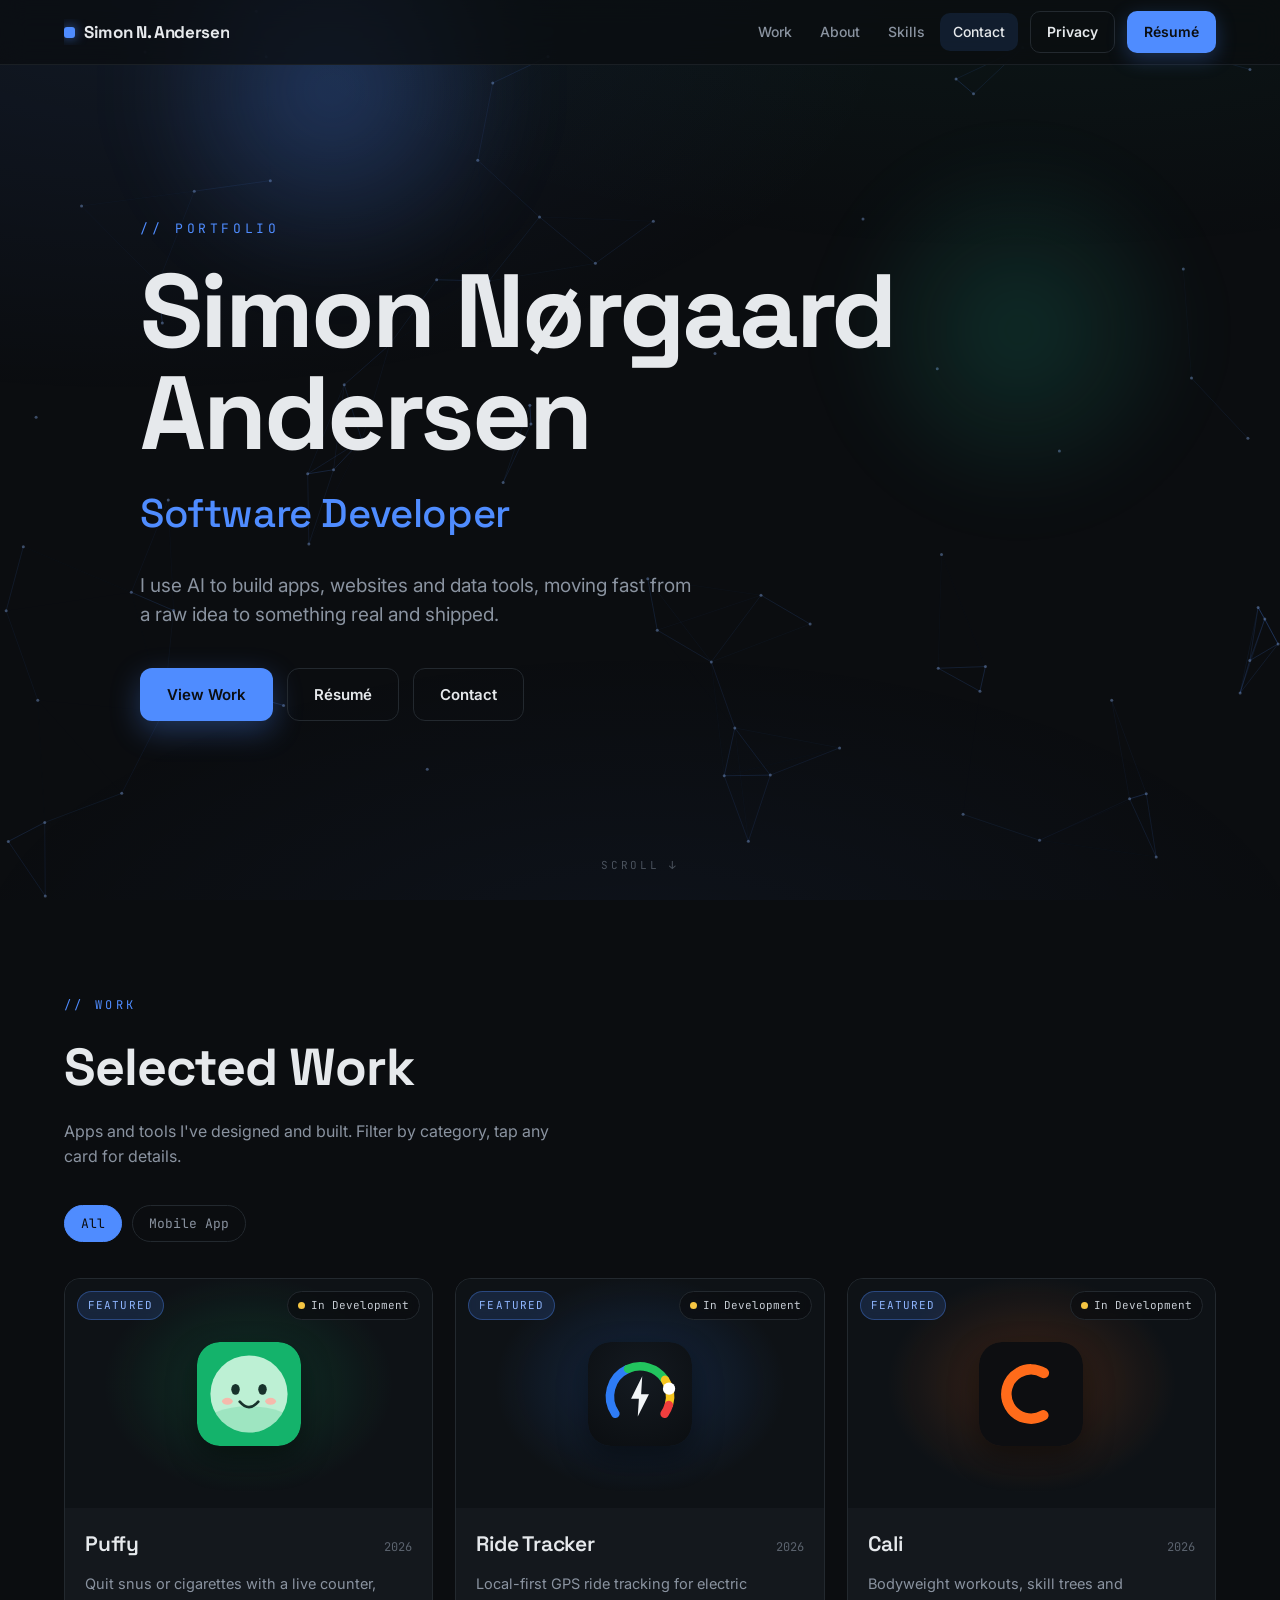
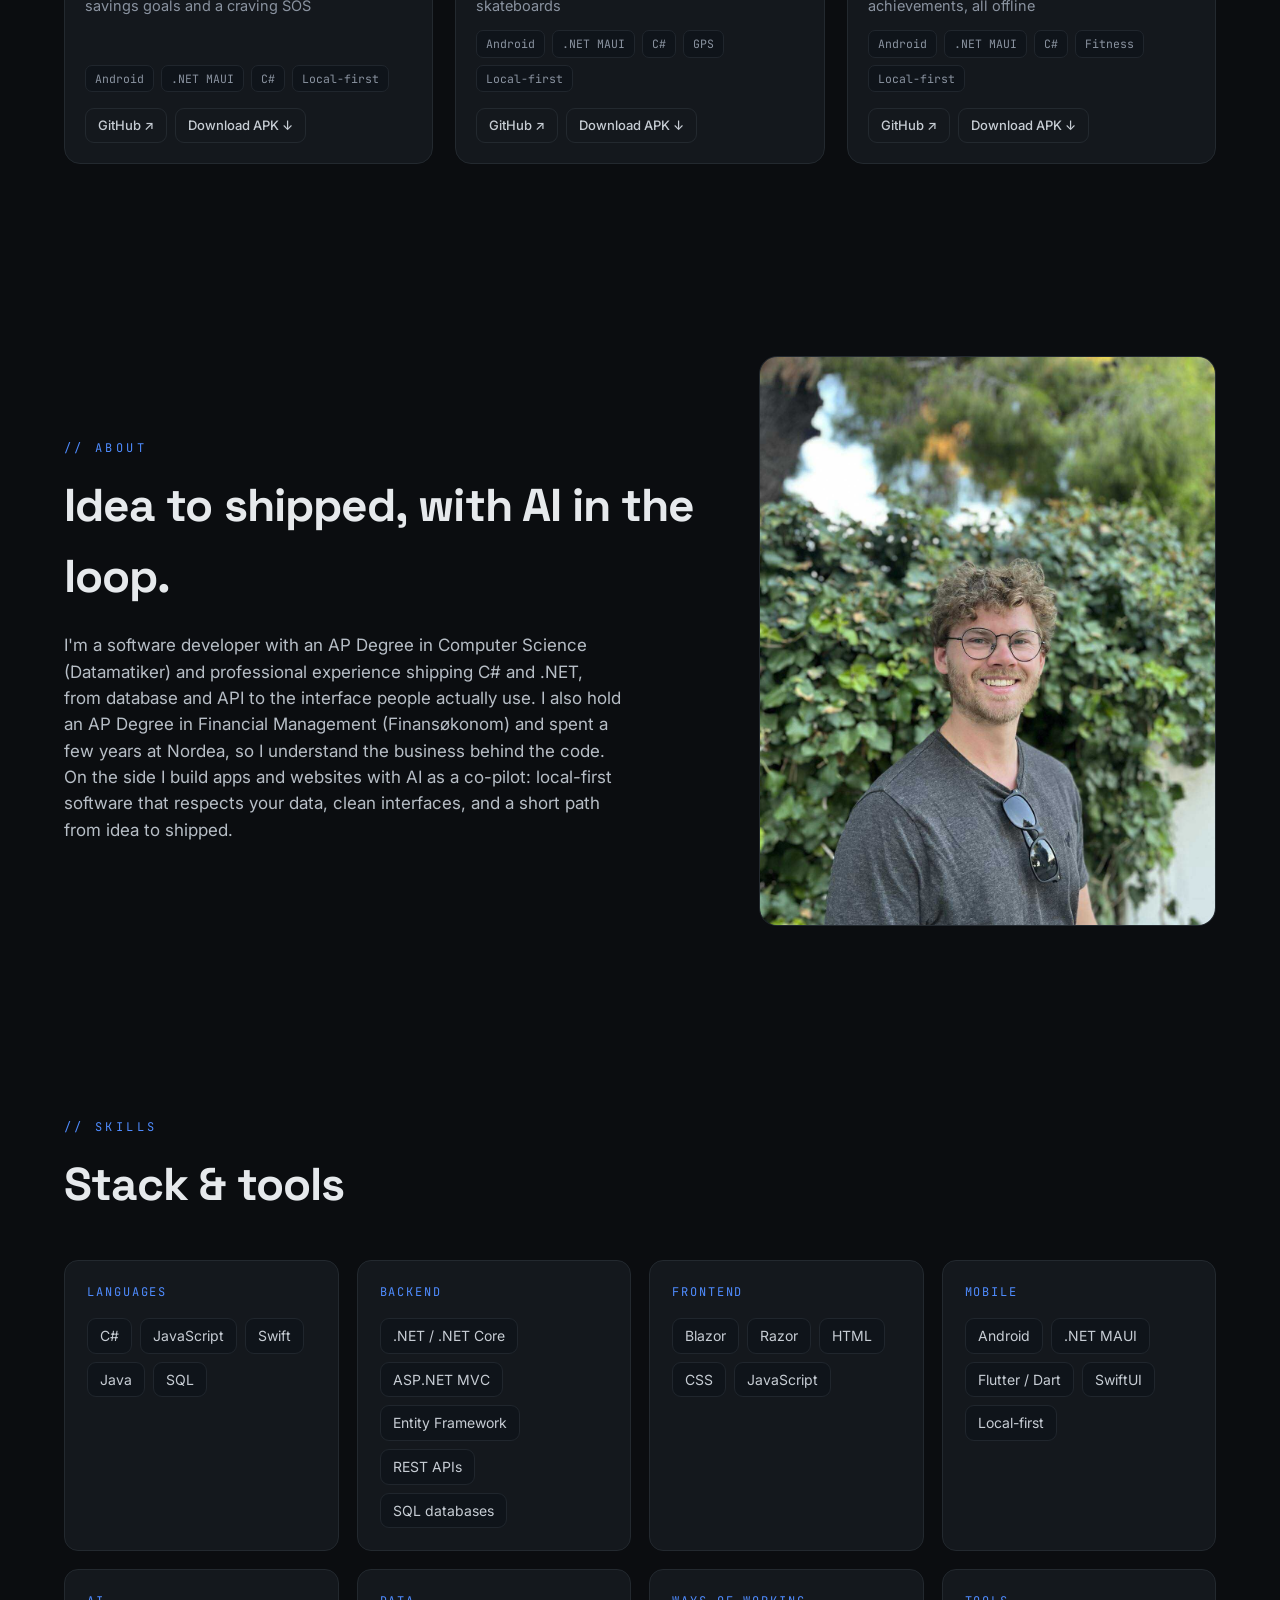
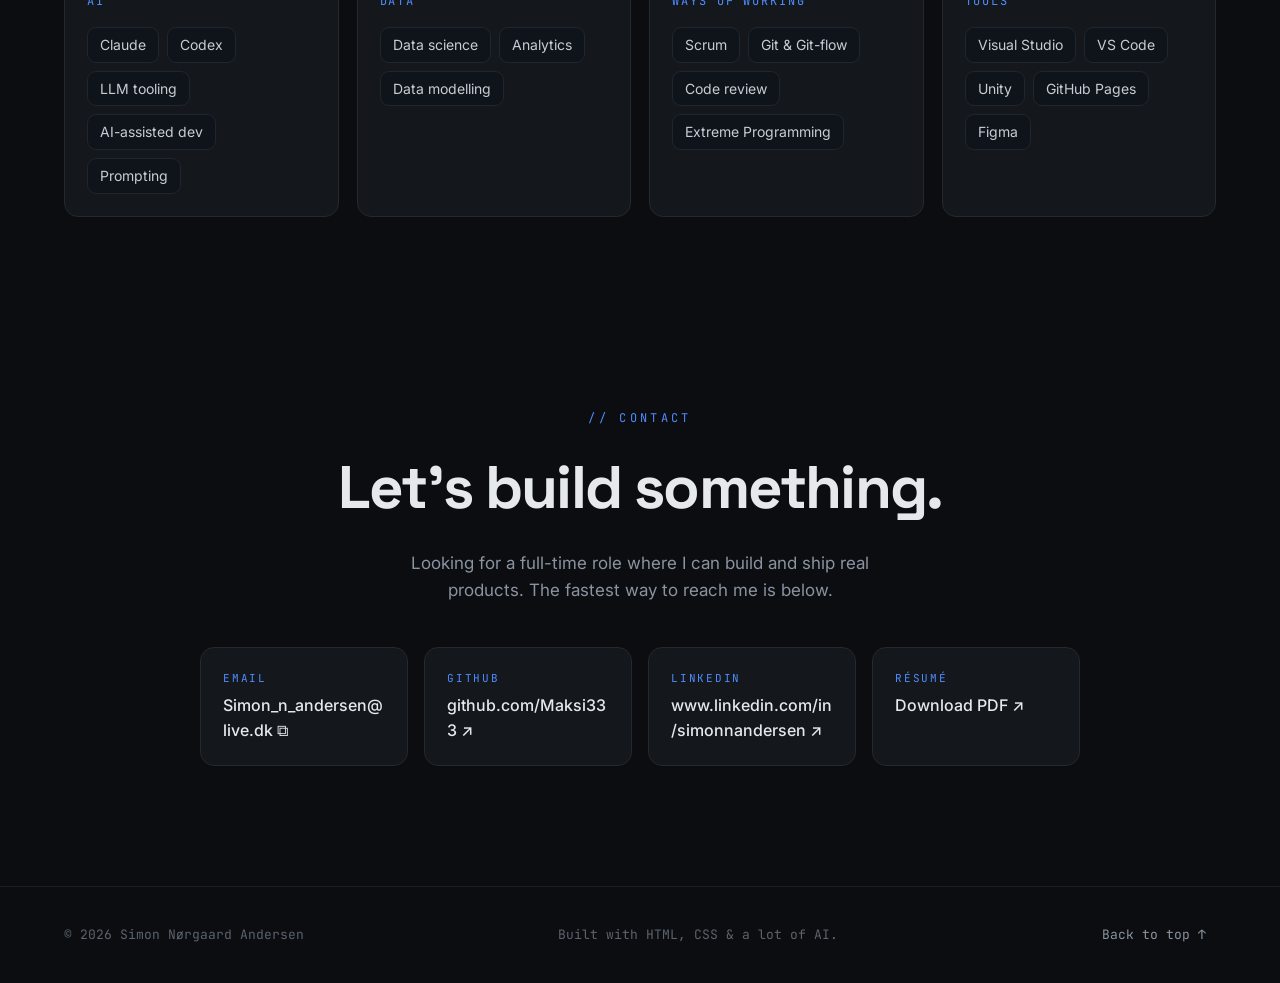
<file: index.html>
<!DOCTYPE html>
<html lang="en">
<head>
  <meta charset="utf-8">
  <meta name="viewport" content="width=device-width, initial-scale=1">
  <title>Simon Nørgaard Andersen — Software Developer</title>
  <meta name="description" content="Simon Nørgaard Andersen — software developer and data scientist building AI-powered apps, websites and data tools.">
  <meta name="theme-color" content="#0B0D10">
  <meta property="og:title" content="Simon Nørgaard Andersen — Software Developer">
  <meta property="og:description" content="Software developer & data scientist building AI-powered apps, websites and data tools.">
  <meta property="og:type" content="website">
  <meta property="og:image" content="assets/og-image.png">
  <meta name="twitter:card" content="summary_large_image">
  <link rel="icon" type="image/svg+xml" href="assets/favicon.svg">
  <link rel="preconnect" href="https://fonts.googleapis.com">
  <link rel="preconnect" href="https://fonts.gstatic.com" crossorigin>
  <link href="https://fonts.googleapis.com/css2?family=Space+Grotesk:wght@400;500;600;700&family=Inter:wght@400;500;600&family=JetBrains+Mono:wght@400;500&display=swap" rel="stylesheet">
  <link rel="stylesheet" href="styles.css">
  <script defer src="scripts/projects.js"></script>
  <script defer src="scripts/app.js"></script>
</head>
<body>

<!-- Fixed background layers (behind all content) -->
<div class="bg-ambient" aria-hidden="true"></div>
<canvas class="bg-constellation" data-constellation aria-hidden="true"></canvas>

<!-- Header / nav -->
<header class="site-header">
  <nav class="nav wrap">
    <a class="brand" href="#top"><span class="brand-dot"></span>Simon N. Andersen</a>
    <div class="nav-right">
      <div class="nav-links">
        <a class="nav-link" data-nav="work" href="#work">Work</a>
        <a class="nav-link" data-nav="about" href="#about">About</a>
        <a class="nav-link" data-nav="skills" href="#skills">Skills</a>
        <a class="nav-link" data-nav="contact" href="#contact">Contact</a>
      </div>
      <a class="btn btn--outline btn--header" href="privacy/">Privacy</a>
      <a class="btn btn--accent btn--header" data-resume href="#" target="_blank" rel="noopener">Résumé</a>
    </div>
  </nav>
</header>

<main id="top">

  <!-- Hero -->
  <section class="hero">
    <div class="hero-blobs" aria-hidden="true">
      <div class="blob blob--a"></div>
      <div class="blob blob--b"></div>
    </div>
    <div class="hero-inner">
      <div class="eyebrow">// Portfolio</div>
      <h1 class="hero-title" id="hero-name"></h1>
      <div class="hero-role"><span class="hero-role-text" id="hero-role"></span></div>
      <p class="hero-sub">I use AI to build apps, websites and data tools, moving fast from a raw idea to something real and shipped.</p>
      <div class="hero-cta">
        <a class="btn btn--accent btn--hero" href="#work">View Work</a>
        <a class="btn btn--outline btn--hero" data-resume href="#" target="_blank" rel="noopener">Résumé</a>
        <a class="btn btn--outline btn--hero" href="#contact">Contact</a>
      </div>
    </div>
    <div class="scroll-hint" aria-hidden="true">Scroll &#8595;</div>
  </section>

  <!-- Work -->
  <section class="section work" id="work">
    <div class="section-head" data-reveal>
      <div class="eyebrow">// Work</div>
      <h2 class="h2">Selected Work</h2>
      <p class="work-sub">Apps and tools I've designed and built. Filter by category, tap any card for details.</p>
    </div>
    <div class="chips" id="chips" data-reveal></div>
    <div class="grid" id="grid"></div>
    <div class="empty" id="empty" hidden>No projects in this category yet.</div>
  </section>

  <!-- About -->
  <section class="section about" id="about">
    <div class="about-grid">
      <div data-reveal>
        <div class="eyebrow">// About</div>
        <h2 class="h2">Idea to shipped, with AI in the loop.</h2>
        <p class="about-text" id="about-text"></p>
      </div>
      <div class="profile" data-reveal>
        <img class="profile-img" src="assets/profile.jpg" alt="Simon Nørgaard Andersen" width="1170" height="1560" loading="lazy" decoding="async">
      </div>
    </div>
  </section>

  <!-- Skills -->
  <section class="section skills" id="skills">
    <div class="section-head" data-reveal>
      <div class="eyebrow">// Skills</div>
      <h2 class="h2">Stack &amp; tools</h2>
    </div>
    <div class="skills-grid" id="skills-grid"></div>
  </section>

  <!-- Contact -->
  <section class="section contact" id="contact">
    <div class="section-head section-head--center" data-reveal>
      <div class="eyebrow">// Contact</div>
      <h2 class="h2">Let's build something.</h2>
      <p class="contact-sub">Looking for a full-time role where I can build and ship real products. The fastest way to reach me is below.</p>
    </div>
    <div class="contact-grid" id="contact-grid" data-reveal></div>
  </section>

  <!-- Footer -->
  <footer class="site-footer">
    <div class="footer-inner">
      <div class="footer-text">&copy; <span id="footer-year"></span> <span id="footer-name"></span></div>
      <div class="footer-text">Built with HTML, CSS &amp; a lot of AI.</div>
      <a class="footer-link" href="#top">Back to top &#8593;</a>
    </div>
  </footer>

</main>

<!-- Back-to-top FAB -->
<button class="to-top" data-totop aria-label="Back to top">&#8593;</button>

<!-- Overlay root: modal + lightbox render here on demand -->
<div id="overlay-root"></div>

</body>
</html>
</file>
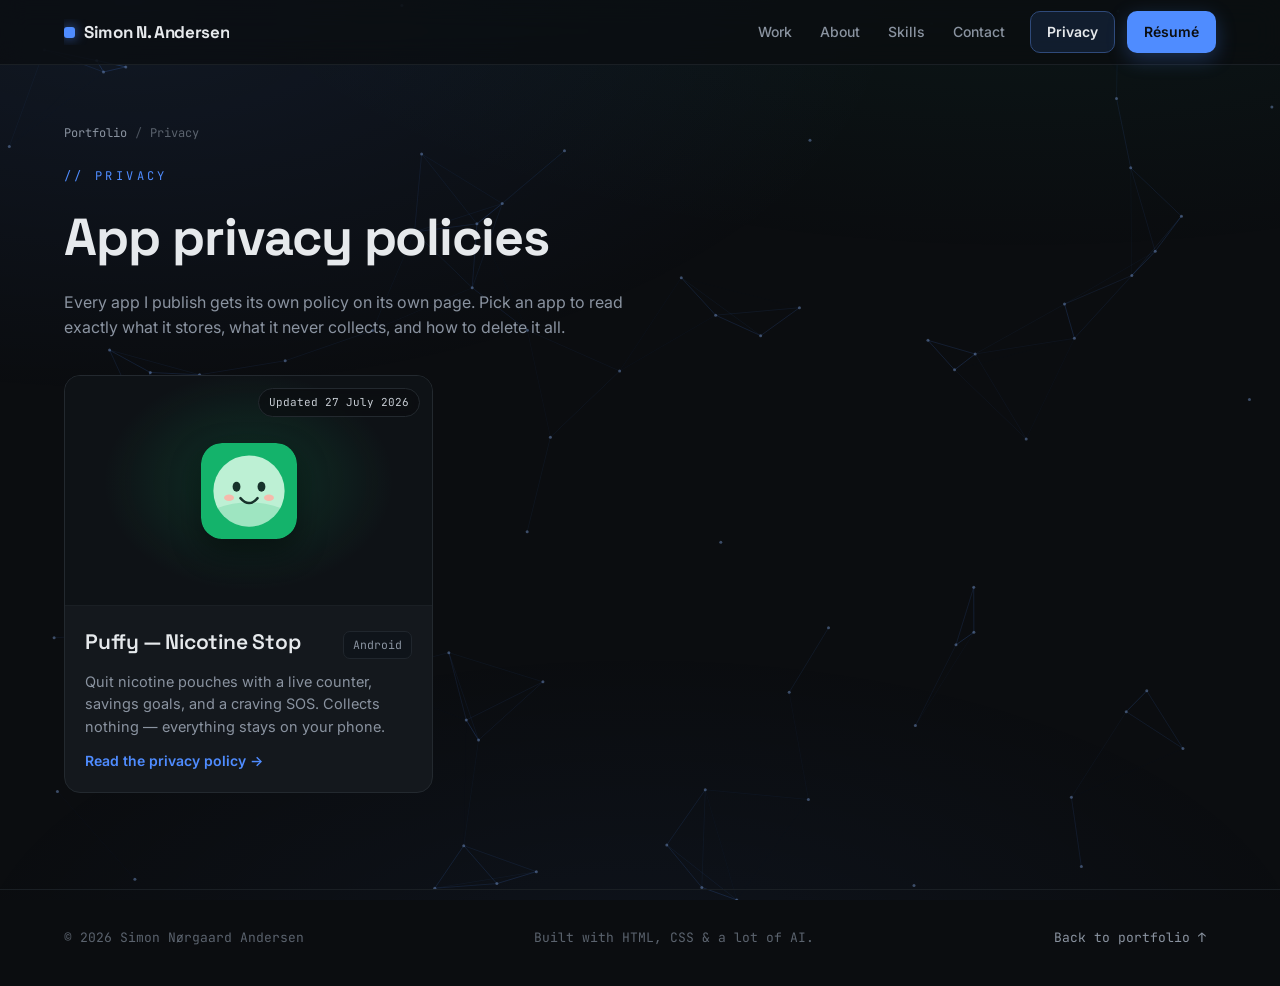
<file: privacy/index.html>
<!DOCTYPE html>
<html lang="en">
<head>
  <meta charset="utf-8">
  <meta name="viewport" content="width=device-width, initial-scale=1">
  <title>App Privacy Policies — Simon Nørgaard Andersen</title>
  <meta name="description" content="Privacy policies for the apps built by Simon Nørgaard Andersen. Pick an app to read its policy.">
  <meta name="theme-color" content="#0B0D10">
  <link rel="canonical" href="https://maksi333.github.io/privacy/">
  <meta property="og:title" content="App Privacy Policies — Simon Nørgaard Andersen">
  <meta property="og:description" content="Privacy policies for the apps built by Simon Nørgaard Andersen.">
  <meta property="og:type" content="website">
  <meta property="og:image" content="../assets/og-image.png">
  <meta name="twitter:card" content="summary_large_image">
  <link rel="icon" type="image/svg+xml" href="../assets/favicon.svg">
  <link rel="preconnect" href="https://fonts.googleapis.com">
  <link rel="preconnect" href="https://fonts.gstatic.com" crossorigin>
  <link href="https://fonts.googleapis.com/css2?family=Space+Grotesk:wght@400;500;600;700&family=Inter:wght@400;500;600&family=JetBrains+Mono:wght@400;500&display=swap" rel="stylesheet">
  <link rel="stylesheet" href="../styles.css">
  <script>window.SITE_ROOT = '../';</script>
  <script defer src="../scripts/projects.js"></script>
  <script defer src="../scripts/app.js"></script>
  <script defer src="../scripts/privacy.js"></script>
  <script defer src="../scripts/privacy-grid.js"></script>
</head>
<body>

<!-- Fixed background layers (behind all content) -->
<div class="bg-ambient" aria-hidden="true"></div>
<canvas class="bg-constellation" data-constellation aria-hidden="true"></canvas>

<!-- Header / nav -->
<header class="site-header">
  <nav class="nav wrap">
    <a class="brand" href="../index.html"><span class="brand-dot"></span>Simon N. Andersen</a>
    <div class="nav-right">
      <div class="nav-links">
        <a class="nav-link" href="../index.html#work">Work</a>
        <a class="nav-link" href="../index.html#about">About</a>
        <a class="nav-link" href="../index.html#skills">Skills</a>
        <a class="nav-link" href="../index.html#contact">Contact</a>
      </div>
      <a class="btn btn--outline btn--header" href="./" aria-current="page">Privacy</a>
      <a class="btn btn--accent btn--header" data-resume href="#" target="_blank" rel="noopener">Résumé</a>
    </div>
  </nav>
</header>

<main id="top">

  <section class="section subpage privacy">
    <nav class="crumbs" aria-label="Breadcrumb">
      <a href="../index.html">Portfolio</a>
      <span class="crumbs-sep" aria-hidden="true">/</span>
      <span>Privacy</span>
    </nav>

    <div class="section-head" data-reveal>
      <div class="eyebrow">// Privacy</div>
      <h2 class="h2">App privacy policies</h2>
      <p class="privacy-sub">Every app I publish gets its own policy on its own page. Pick an app to read exactly what it stores, what it never collects, and how to delete it all.</p>
    </div>

    <div class="grid" id="privacy-grid"></div>
    <div class="empty" id="privacy-empty" hidden>No published apps yet.</div>

    <noscript>
      <!-- Mirrors scripts/privacy.js. Add a line here when you add an app. -->
      <div class="privacy-fallback">
        <a href="puffy/">Puffy — Nicotine Stop · privacy policy →</a>
      </div>
    </noscript>
  </section>

  <!-- Footer -->
  <footer class="site-footer">
    <div class="footer-inner">
      <div class="footer-text">&copy; <span id="footer-year">2026</span> <span id="footer-name">Simon Nørgaard Andersen</span></div>
      <div class="footer-text">Built with HTML, CSS &amp; a lot of AI.</div>
      <a class="footer-link" href="../index.html">Back to portfolio &#8593;</a>
    </div>
  </footer>

</main>

<!-- Back-to-top FAB -->
<button class="to-top" data-totop aria-label="Back to top">&#8593;</button>

</body>
</html>
</file>
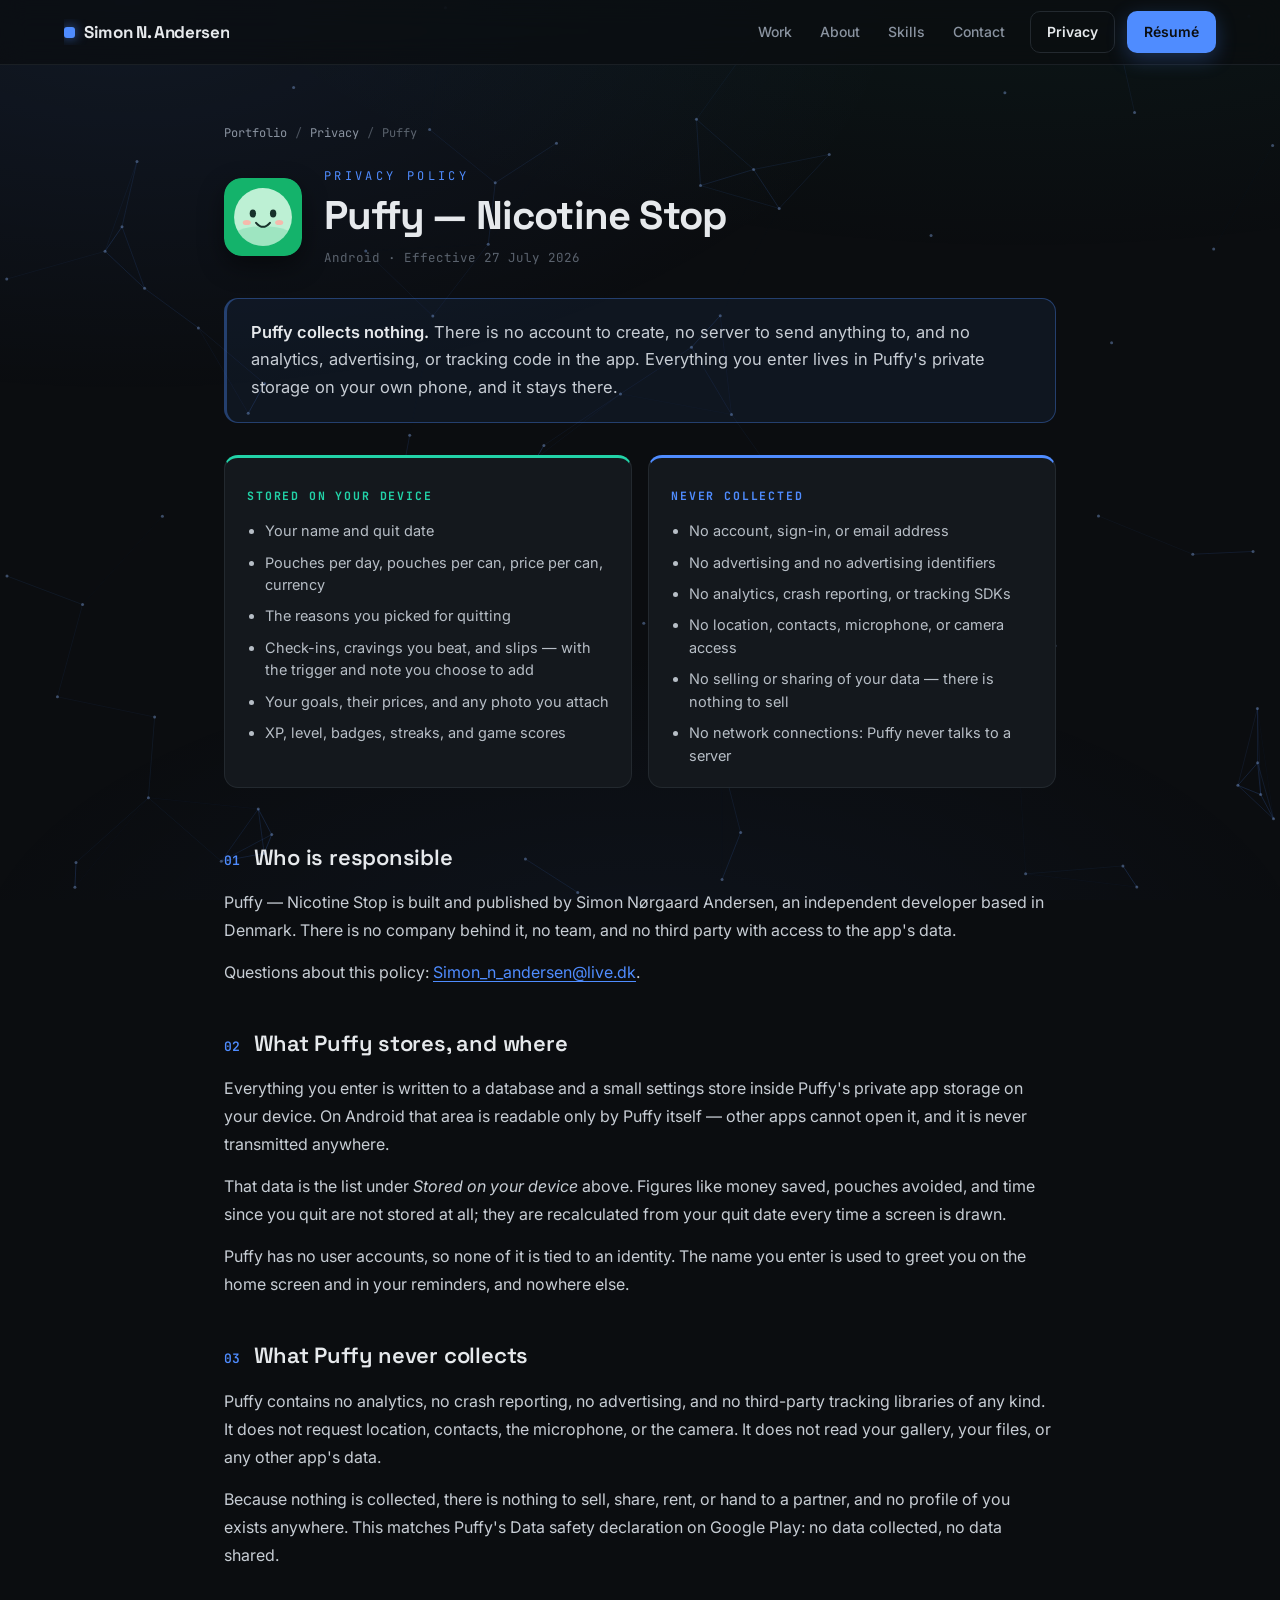
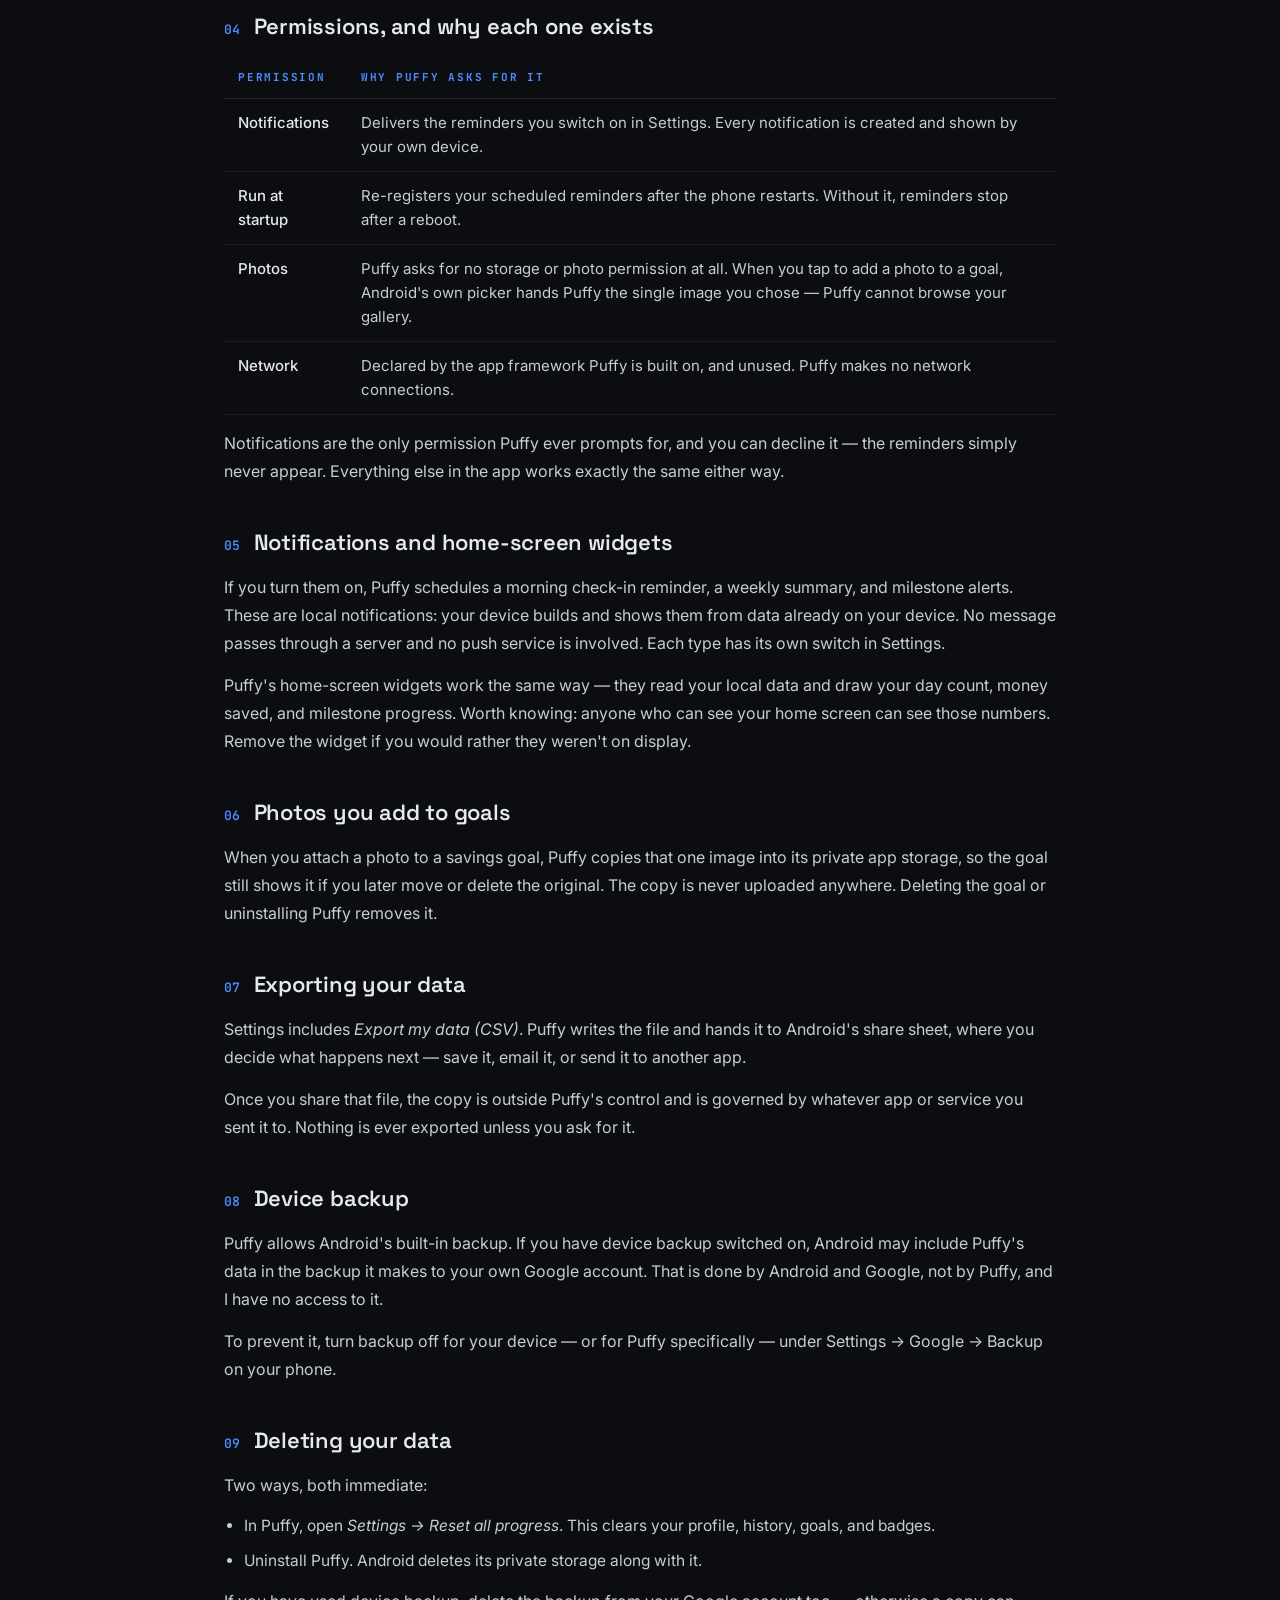
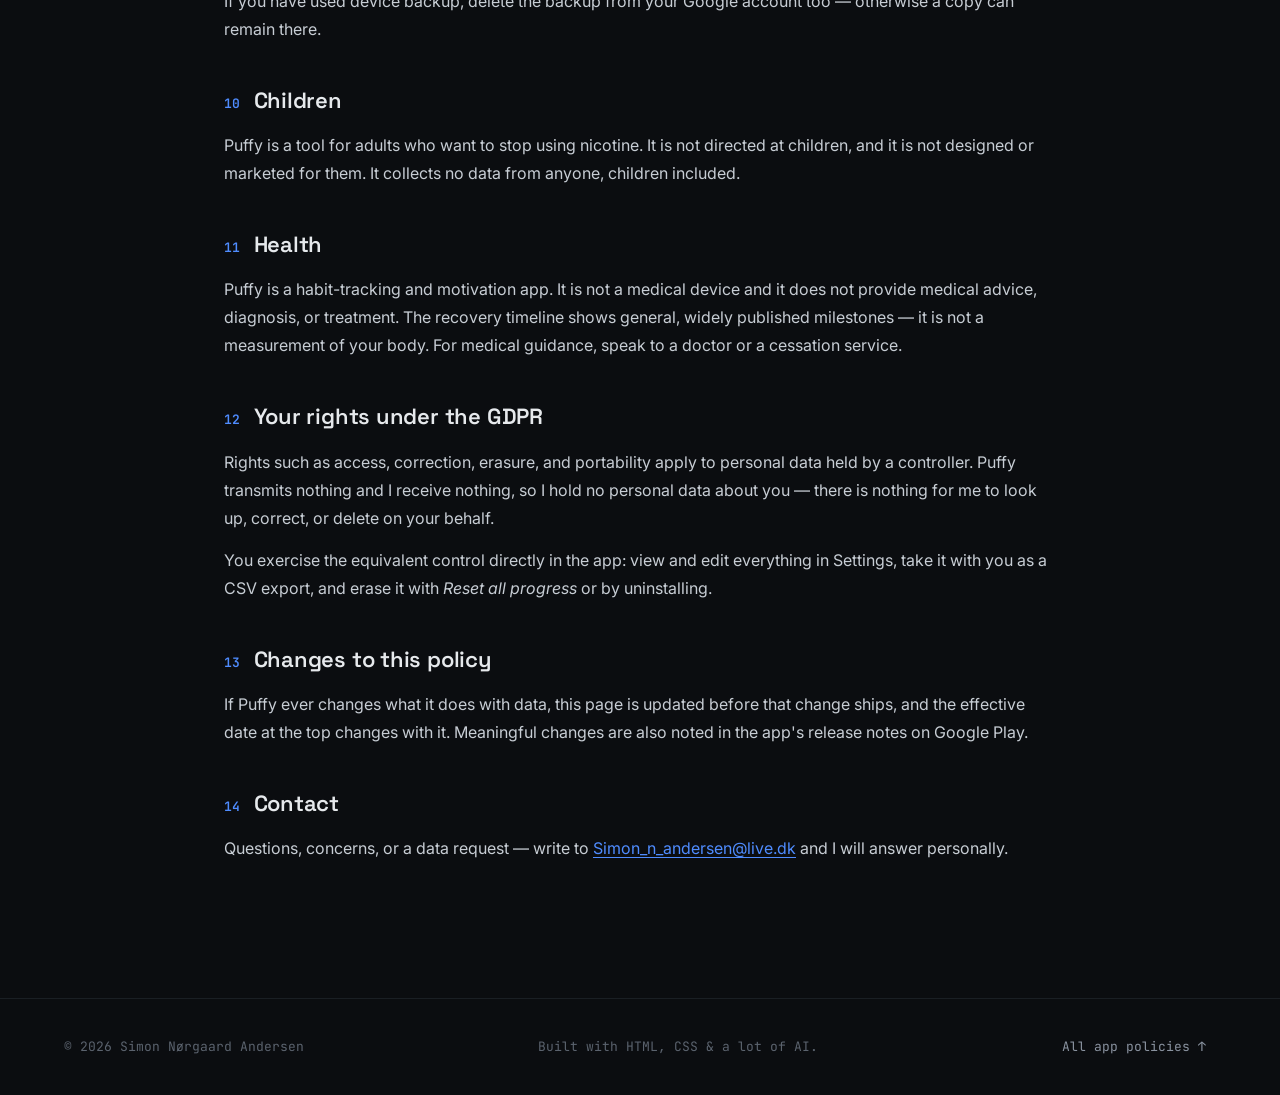
<file: privacy/puffy/index.html>
<!DOCTYPE html>
<html lang="en">
<head>
  <meta charset="utf-8">
  <meta name="viewport" content="width=device-width, initial-scale=1">
  <title>Privacy Policy — Puffy: Nicotine Stop</title>
  <meta name="description" content="Privacy policy for Puffy — Nicotine Stop. The app collects nothing: no account, no server, no analytics, no ads. Everything stays on your device.">
  <meta name="theme-color" content="#0B0D10">
  <link rel="canonical" href="https://maksi333.github.io/privacy/puffy/">
  <meta property="og:title" content="Privacy Policy — Puffy: Nicotine Stop">
  <meta property="og:description" content="Puffy collects nothing. No account, no server, no analytics, no ads — everything stays on your device.">
  <meta property="og:type" content="article">
  <meta property="og:image" content="../../assets/apps/puffy/logo.svg">
  <link rel="icon" type="image/svg+xml" href="../../assets/favicon.svg">
  <link rel="preconnect" href="https://fonts.googleapis.com">
  <link rel="preconnect" href="https://fonts.gstatic.com" crossorigin>
  <link href="https://fonts.googleapis.com/css2?family=Space+Grotesk:wght@400;500;600;700&family=Inter:wght@400;500;600&family=JetBrains+Mono:wght@400;500&display=swap" rel="stylesheet">
  <link rel="stylesheet" href="../../styles.css">
  <script>window.SITE_ROOT = '../../';</script>
  <script defer src="../../scripts/projects.js"></script>
  <script defer src="../../scripts/app.js"></script>
</head>
<body>

<!-- Fixed background layers (behind all content) -->
<div class="bg-ambient" aria-hidden="true"></div>
<canvas class="bg-constellation" data-constellation aria-hidden="true"></canvas>

<!-- Header / nav -->
<header class="site-header">
  <nav class="nav wrap">
    <a class="brand" href="../../index.html"><span class="brand-dot"></span>Simon N. Andersen</a>
    <div class="nav-right">
      <div class="nav-links">
        <a class="nav-link" href="../../index.html#work">Work</a>
        <a class="nav-link" href="../../index.html#about">About</a>
        <a class="nav-link" href="../../index.html#skills">Skills</a>
        <a class="nav-link" href="../../index.html#contact">Contact</a>
      </div>
      <a class="btn btn--outline btn--header" href="../">Privacy</a>
      <a class="btn btn--accent btn--header" data-resume href="#" target="_blank" rel="noopener">Résumé</a>
    </div>
  </nav>
</header>

<main id="top">

  <article class="section subpage policy">

    <nav class="crumbs" aria-label="Breadcrumb">
      <a href="../../index.html">Portfolio</a>
      <span class="crumbs-sep" aria-hidden="true">/</span>
      <a href="../">Privacy</a>
      <span class="crumbs-sep" aria-hidden="true">/</span>
      <span>Puffy</span>
    </nav>

    <header class="policy-masthead">
      <img class="policy-logo" src="../../assets/apps/puffy/logo.svg" alt="Puffy app icon" width="78" height="78">
      <div>
        <div class="policy-kind">Privacy Policy</div>
        <h1 class="policy-app">Puffy — Nicotine Stop</h1>
        <p class="policy-meta">Android &middot; Effective 27 July 2026</p>
      </div>
    </header>

    <p class="policy-callout">
      <strong>Puffy collects nothing.</strong> There is no account to create, no server to send
      anything to, and no analytics, advertising, or tracking code in the app. Everything you enter
      lives in Puffy's private storage on your own phone, and it stays there.
    </p>

    <div class="policy-split">
      <section class="policy-col policy-col--stored">
        <h2 class="policy-col-label">Stored on your device</h2>
        <ul>
          <li>Your name and quit date</li>
          <li>Pouches per day, pouches per can, price per can, currency</li>
          <li>The reasons you picked for quitting</li>
          <li>Check-ins, cravings you beat, and slips — with the trigger and note you choose to add</li>
          <li>Your goals, their prices, and any photo you attach</li>
          <li>XP, level, badges, streaks, and game scores</li>
        </ul>
      </section>
      <section class="policy-col policy-col--never">
        <h2 class="policy-col-label">Never collected</h2>
        <ul>
          <li>No account, sign-in, or email address</li>
          <li>No advertising and no advertising identifiers</li>
          <li>No analytics, crash reporting, or tracking SDKs</li>
          <li>No location, contacts, microphone, or camera access</li>
          <li>No selling or sharing of your data — there is nothing to sell</li>
          <li>No network connections: Puffy never talks to a server</li>
        </ul>
      </section>
    </div>

    <section class="policy-section" id="responsible">
      <h2 class="policy-h"><span class="policy-num">01</span>Who is responsible</h2>
      <p>Puffy — Nicotine Stop is built and published by Simon Nørgaard Andersen, an independent developer based in Denmark. There is no company behind it, no team, and no third party with access to the app's data.</p>
      <p>Questions about this policy: <a href="mailto:Simon_n_andersen@live.dk">Simon_n_andersen@live.dk</a>.</p>
    </section>

    <section class="policy-section" id="what-is-stored">
      <h2 class="policy-h"><span class="policy-num">02</span>What Puffy stores, and where</h2>
      <p>Everything you enter is written to a database and a small settings store inside Puffy's private app storage on your device. On Android that area is readable only by Puffy itself — other apps cannot open it, and it is never transmitted anywhere.</p>
      <p>That data is the list under <em>Stored on your device</em> above. Figures like money saved, pouches avoided, and time since you quit are not stored at all; they are recalculated from your quit date every time a screen is drawn.</p>
      <p>Puffy has no user accounts, so none of it is tied to an identity. The name you enter is used to greet you on the home screen and in your reminders, and nowhere else.</p>
    </section>

    <section class="policy-section" id="never-collected">
      <h2 class="policy-h"><span class="policy-num">03</span>What Puffy never collects</h2>
      <p>Puffy contains no analytics, no crash reporting, no advertising, and no third-party tracking libraries of any kind. It does not request location, contacts, the microphone, or the camera. It does not read your gallery, your files, or any other app's data.</p>
      <p>Because nothing is collected, there is nothing to sell, share, rent, or hand to a partner, and no profile of you exists anywhere. This matches Puffy's Data safety declaration on Google Play: no data collected, no data shared.</p>
    </section>

    <section class="policy-section" id="permissions">
      <h2 class="policy-h"><span class="policy-num">04</span>Permissions, and why each one exists</h2>
      <div class="policy-table-wrap">
        <table class="policy-perms">
          <thead>
            <tr><th scope="col">Permission</th><th scope="col">Why Puffy asks for it</th></tr>
          </thead>
          <tbody>
            <tr>
              <td>Notifications</td>
              <td>Delivers the reminders you switch on in Settings. Every notification is created and shown by your own device.</td>
            </tr>
            <tr>
              <td>Run at startup</td>
              <td>Re-registers your scheduled reminders after the phone restarts. Without it, reminders stop after a reboot.</td>
            </tr>
            <tr>
              <td>Photos</td>
              <td>Puffy asks for no storage or photo permission at all. When you tap to add a photo to a goal, Android's own picker hands Puffy the single image you chose — Puffy cannot browse your gallery.</td>
            </tr>
            <tr>
              <td>Network</td>
              <td>Declared by the app framework Puffy is built on, and unused. Puffy makes no network connections.</td>
            </tr>
          </tbody>
        </table>
      </div>
      <p>Notifications are the only permission Puffy ever prompts for, and you can decline it — the reminders simply never appear. Everything else in the app works exactly the same either way.</p>
    </section>

    <section class="policy-section" id="notifications">
      <h2 class="policy-h"><span class="policy-num">05</span>Notifications and home-screen widgets</h2>
      <p>If you turn them on, Puffy schedules a morning check-in reminder, a weekly summary, and milestone alerts. These are local notifications: your device builds and shows them from data already on your device. No message passes through a server and no push service is involved. Each type has its own switch in Settings.</p>
      <p>Puffy's home-screen widgets work the same way — they read your local data and draw your day count, money saved, and milestone progress. Worth knowing: anyone who can see your home screen can see those numbers. Remove the widget if you would rather they weren't on display.</p>
    </section>

    <section class="policy-section" id="photos">
      <h2 class="policy-h"><span class="policy-num">06</span>Photos you add to goals</h2>
      <p>When you attach a photo to a savings goal, Puffy copies that one image into its private app storage, so the goal still shows it if you later move or delete the original. The copy is never uploaded anywhere. Deleting the goal or uninstalling Puffy removes it.</p>
    </section>

    <section class="policy-section" id="export">
      <h2 class="policy-h"><span class="policy-num">07</span>Exporting your data</h2>
      <p>Settings includes <em>Export my data (CSV)</em>. Puffy writes the file and hands it to Android's share sheet, where you decide what happens next — save it, email it, or send it to another app.</p>
      <p>Once you share that file, the copy is outside Puffy's control and is governed by whatever app or service you sent it to. Nothing is ever exported unless you ask for it.</p>
    </section>

    <section class="policy-section" id="backup">
      <h2 class="policy-h"><span class="policy-num">08</span>Device backup</h2>
      <p>Puffy allows Android's built-in backup. If you have device backup switched on, Android may include Puffy's data in the backup it makes to your own Google account. That is done by Android and Google, not by Puffy, and I have no access to it.</p>
      <p>To prevent it, turn backup off for your device — or for Puffy specifically — under Settings → Google → Backup on your phone.</p>
    </section>

    <section class="policy-section" id="deleting">
      <h2 class="policy-h"><span class="policy-num">09</span>Deleting your data</h2>
      <p>Two ways, both immediate:</p>
      <ul>
        <li>In Puffy, open <em>Settings → Reset all progress</em>. This clears your profile, history, goals, and badges.</li>
        <li>Uninstall Puffy. Android deletes its private storage along with it.</li>
      </ul>
      <p>If you have used device backup, delete the backup from your Google account too — otherwise a copy can remain there.</p>
    </section>

    <section class="policy-section" id="children">
      <h2 class="policy-h"><span class="policy-num">10</span>Children</h2>
      <p>Puffy is a tool for adults who want to stop using nicotine. It is not directed at children, and it is not designed or marketed for them. It collects no data from anyone, children included.</p>
    </section>

    <section class="policy-section" id="health">
      <h2 class="policy-h"><span class="policy-num">11</span>Health</h2>
      <p>Puffy is a habit-tracking and motivation app. It is not a medical device and it does not provide medical advice, diagnosis, or treatment. The recovery timeline shows general, widely published milestones — it is not a measurement of your body. For medical guidance, speak to a doctor or a cessation service.</p>
    </section>

    <section class="policy-section" id="rights">
      <h2 class="policy-h"><span class="policy-num">12</span>Your rights under the GDPR</h2>
      <p>Rights such as access, correction, erasure, and portability apply to personal data held by a controller. Puffy transmits nothing and I receive nothing, so I hold no personal data about you — there is nothing for me to look up, correct, or delete on your behalf.</p>
      <p>You exercise the equivalent control directly in the app: view and edit everything in Settings, take it with you as a CSV export, and erase it with <em>Reset all progress</em> or by uninstalling.</p>
    </section>

    <section class="policy-section" id="changes">
      <h2 class="policy-h"><span class="policy-num">13</span>Changes to this policy</h2>
      <p>If Puffy ever changes what it does with data, this page is updated before that change ships, and the effective date at the top changes with it. Meaningful changes are also noted in the app's release notes on Google Play.</p>
    </section>

    <section class="policy-section" id="contact">
      <h2 class="policy-h"><span class="policy-num">14</span>Contact</h2>
      <p>Questions, concerns, or a data request — write to <a href="mailto:Simon_n_andersen@live.dk">Simon_n_andersen@live.dk</a> and I will answer personally.</p>
    </section>

  </article>

  <!-- Footer -->
  <footer class="site-footer">
    <div class="footer-inner">
      <div class="footer-text">&copy; <span id="footer-year">2026</span> <span id="footer-name">Simon Nørgaard Andersen</span></div>
      <div class="footer-text">Built with HTML, CSS &amp; a lot of AI.</div>
      <a class="footer-link" href="../">All app policies &#8593;</a>
    </div>
  </footer>

</main>

<!-- Back-to-top FAB -->
<button class="to-top" data-totop aria-label="Back to top">&#8593;</button>

</body>
</html>
</file>
<file: styles.css>
/* ============================================================================
 *  styles.css — design tokens + component styles
 *  Ported value-for-value from the design prototype (reference/Portfolio.dc.html).
 *  You never need to edit this to add a project — that all lives in
 *  scripts/projects.js. Edit here only to change the design itself.
 * ========================================================================== */

/* ---------------------------------------------------------------------------
 *  Design tokens
 * ------------------------------------------------------------------------- */
:root {
  /* Surfaces */
  --bg: #0B0D10;
  --surface: #14181D;
  --inset: #0f141a;
  --thumb-bg: #0e1216;

  /* Borders */
  --border: #23292F;
  --border-inset: #20262d;
  --border-hairline: #1a1f24;
  --border-hover: #2f4a7a;

  /* Text */
  --text: #E6E9EC;
  --text-2: #c7cdd4;
  --text-3: #b7bec6;
  --muted: #8A93A0;
  --faint: #5b636e;
  --faint-2: #4a525d;

  /* Accent + glow */
  --accent: #4F8CFF;
  --accent-light: #8fb6ff;
  --teal: #22D3A8;

  /* Type */
  --font-display: 'Space Grotesk', sans-serif;
  --font-ui: Inter, system-ui, -apple-system, sans-serif;
  --font-mono: 'JetBrains Mono', monospace;

  /* Motion */
  --ease: cubic-bezier(.2, .7, .2, 1);

  /* Striped placeholders (missing images degrade to these) */
  --stripe: repeating-linear-gradient(135deg, #12171d 0px, #12171d 12px, #0f141a 12px, #0f141a 24px);
  --stripe-lg: repeating-linear-gradient(135deg, #12171d 0, #12171d 14px, #0f141a 14px, #0f141a 28px);
}

/* ---------------------------------------------------------------------------
 *  Base / reset
 * ------------------------------------------------------------------------- */
html { scroll-behavior: smooth; scroll-padding-top: 88px; }
body {
  margin: 0;
  background: var(--bg);
  color: var(--text);
  font-family: var(--font-ui);
  -webkit-font-smoothing: antialiased;
  line-height: 1.55;
}
* { box-sizing: border-box; }
::selection { background: var(--accent); color: var(--bg); }
a { color: inherit; text-decoration: none; }
button { font-family: inherit; }

::-webkit-scrollbar { width: 10px; height: 10px; }
::-webkit-scrollbar-thumb { background: var(--border); border-radius: 8px; }
::-webkit-scrollbar-track { background: var(--bg); }

:focus-visible { outline: 2px solid var(--accent); outline-offset: 2px; }

@keyframes blob {
  0%, 100% { transform: translate(0, 0) scale(1); }
  50%      { transform: translate(40px, -30px) scale(1.15); }
}
@keyframes fadeUp {
  from { opacity: 0; transform: translateY(22px); }
  to   { opacity: 1; transform: none; }
}

/* ---------------------------------------------------------------------------
 *  Layout helpers
 * ------------------------------------------------------------------------- */
.wrap { max-width: 1200px; margin: 0 auto; padding: 0 24px; }
.section { max-width: 1200px; margin: 0 auto; padding: 96px 24px; }

/* ---------------------------------------------------------------------------
 *  Fixed background layers
 * ------------------------------------------------------------------------- */
.bg-ambient {
  position: fixed; inset: 0; z-index: -1; pointer-events: none;
  background:
    radial-gradient(120% 70% at 80% -10%, rgba(34, 211, 168, .06), transparent 55%),
    radial-gradient(110% 80% at 10% 0%, rgba(79, 140, 255, .09), transparent 55%),
    radial-gradient(90% 60% at 50% 108%, rgba(79, 140, 255, .05), transparent 60%);
}
.bg-constellation {
  position: fixed; inset: 0; z-index: -1; width: 100%; height: 100%; pointer-events: none;
}

/* ---------------------------------------------------------------------------
 *  Header / nav
 * ------------------------------------------------------------------------- */
.site-header {
  position: fixed; top: 0; left: 0; right: 0; z-index: 60;
  backdrop-filter: blur(14px); -webkit-backdrop-filter: blur(14px);
  background: rgba(11, 13, 16, .72);
  border-bottom: 1px solid var(--border-hairline);
}
.nav { height: 64px; display: flex; align-items: center; justify-content: space-between; gap: 16px; }
.brand {
  font-family: var(--font-display); font-weight: 700; font-size: 17px; letter-spacing: -.02em;
  display: flex; align-items: center; gap: 9px;
  /* The header buttons hold their size; the name gives way first, so a narrow
     phone never pushes the document into horizontal overflow. */
  min-width: 0; white-space: nowrap; overflow: hidden; text-overflow: ellipsis;
}
.brand-dot {
  width: 11px; height: 11px; border-radius: 3px; background: var(--accent);
  display: inline-block; box-shadow: 0 0 12px rgba(79, 140, 255, .7);
  flex-shrink: 0;
}
.nav-right { display: flex; align-items: center; gap: 6px; flex-shrink: 0; }
.nav-links { display: flex; align-items: center; gap: 2px; }
.nav-link {
  padding: 8px 13px; border-radius: 10px; font-size: 14px; font-weight: 500; color: var(--muted);
  transition: color .2s ease, background .2s ease;
}
.nav-link:hover { color: var(--text); }
.nav-link.is-active { color: var(--text); background: rgba(79, 140, 255, .12); }

/* ---------------------------------------------------------------------------
 *  Buttons
 * ------------------------------------------------------------------------- */
.btn {
  display: inline-flex; align-items: center; justify-content: center;
  cursor: pointer; font-family: var(--font-ui); font-weight: 600;
  border: 1px solid transparent; text-decoration: none;
  transition: transform .18s ease, box-shadow .18s ease, background .2s ease, border-color .2s ease;
}
.btn:hover { transform: translateY(-2px); }
.btn--accent { background: var(--accent); color: var(--bg); }
.btn--outline { background: transparent; color: var(--text); border-color: var(--border); }

.btn--header {
  margin-left: 6px; padding: 9px 16px; border-radius: 10px; font-size: 14px;
  box-shadow: 0 6px 20px rgba(79, 140, 255, .28);
}
/* The accent glow belongs to the primary header button only. */
.btn--header.btn--outline { box-shadow: none; }
.btn--header.btn--outline:hover { border-color: var(--border-hover); color: var(--text); }
.btn--header[aria-current="page"] { background: rgba(79, 140, 255, .12); border-color: var(--border-hover); color: var(--text); }
.btn--hero { padding: 14px 26px; border-radius: 12px; font-size: 15px; }
.btn--hero.btn--accent { box-shadow: 0 10px 30px rgba(79, 140, 255, .32); }
.btn--modal { padding: 11px 18px; border-radius: 11px; font-size: 14px; }

/* Small outline link pills on cards */
.link-pill {
  font-size: 13px; font-weight: 500; padding: 6px 12px; border-radius: 9px;
  border: 1px solid var(--border); color: var(--text-2);
  transition: color .18s ease, border-color .18s ease, background .18s ease;
}
.link-pill:hover { color: var(--accent); border-color: var(--accent); background: rgba(79, 140, 255, .08); }

/* ---------------------------------------------------------------------------
 *  Eyebrow / headings / sub-copy
 * ------------------------------------------------------------------------- */
.eyebrow {
  font-family: var(--font-mono); font-size: 12px; letter-spacing: .28em;
  color: var(--accent); text-transform: uppercase; margin-bottom: 12px;
}
.h2 { font-family: var(--font-display); font-weight: 700; letter-spacing: -.02em; margin: 0; }
.section-head { margin-bottom: 36px; }
.section-head--center { text-align: center; }

/* ---------------------------------------------------------------------------
 *  Hero
 * ------------------------------------------------------------------------- */
.hero {
  position: relative; min-height: 100svh; display: flex; align-items: center;
  overflow: hidden; padding: 120px 24px 80px;
}
.hero-blobs { position: absolute; inset: 0; pointer-events: none; overflow: hidden; }
.blob { position: absolute; border-radius: 50%; filter: blur(30px); }
.blob--a {
  top: -140px; left: 8%; width: 460px; height: 460px;
  background: radial-gradient(circle, rgba(79, 140, 255, .28), transparent 62%);
  animation: blob 16s ease-in-out infinite;
}
.blob--b {
  top: 120px; right: 4%; width: 420px; height: 420px;
  background: radial-gradient(circle, rgba(34, 211, 168, .16), transparent 62%);
  animation: blob 20s ease-in-out infinite reverse;
}
.hero-inner { position: relative; max-width: 1000px; margin: 0 auto; width: 100%; }
.hero .eyebrow { font-size: 13px; margin-bottom: 22px; animation: fadeUp .7s both .05s; }
.hero-title {
  font-family: var(--font-display); font-weight: 700;
  font-size: clamp(44px, 8.5vw, 104px); line-height: .98; letter-spacing: -.03em; margin: 0;
  animation: fadeUp .7s both .15s;
}
.hero-role {
  font-family: var(--font-display); font-weight: 500;
  font-size: clamp(22px, 4vw, 40px); letter-spacing: -.01em; margin-top: 18px; color: var(--muted);
  animation: fadeUp .7s both .28s;
}
.hero-role-text { color: var(--accent); transition: opacity .38s ease; }
.hero-sub {
  max-width: 560px; margin: 26px 0 0; font-size: clamp(16px, 2.2vw, 19px); color: var(--muted);
  animation: fadeUp .7s both .4s;
}
.hero-cta { display: flex; flex-wrap: wrap; gap: 14px; margin-top: 38px; animation: fadeUp .7s both .52s; }
.scroll-hint {
  position: absolute; bottom: 26px; left: 50%; transform: translateX(-50%);
  font-family: var(--font-mono); font-size: 11px; letter-spacing: .24em; color: var(--faint-2);
  text-transform: uppercase;
}

/* ---------------------------------------------------------------------------
 *  Work / project grid
 * ------------------------------------------------------------------------- */
.work .h2 { font-size: clamp(30px, 5vw, 52px); }
.work-sub { color: var(--muted); margin: 12px 0 0; max-width: 520px; font-size: 16px; }

.chips { display: flex; flex-wrap: wrap; gap: 10px; margin-bottom: 36px; }
.chip {
  cursor: pointer; font-family: var(--font-mono); font-size: 13px; padding: 9px 16px;
  border-radius: 999px; border: 1px solid var(--border); background: transparent; color: var(--muted);
  transition: background .18s ease, color .18s ease, border-color .18s ease;
}
.chip.is-active { background: var(--accent); color: var(--bg); border-color: var(--accent); }

/* min() lets the column shrink below 320px on very narrow phones instead of
   forcing the whole document into horizontal overflow. */
.grid { display: grid; grid-template-columns: repeat(auto-fill, minmax(min(320px, 100%), 1fr)); gap: 22px; }

.card {
  cursor: pointer; background: var(--surface); border: 1px solid var(--border);
  border-radius: 16px; overflow: hidden; display: flex; flex-direction: column;
  transition: transform .22s ease, box-shadow .22s ease, border-color .22s ease;
}
.card:hover { transform: translateY(-6px); border-color: var(--border-hover); box-shadow: 0 18px 42px rgba(0, 0, 0, .5); }

.thumb { position: relative; aspect-ratio: 16 / 10; overflow: hidden; background: var(--thumb-bg); }
.thumbwrap {
  position: absolute; inset: 0;
  background-size: cover, auto; background-position: center; background-repeat: no-repeat;
  transition: transform .4s var(--ease);
}
.card:hover .thumbwrap { transform: scale(1.06); }

/* A project that ships a square app icon gets the icon centred on a soft glow
 * instead of a stretched screenshot — the same treatment as the /privacy/
 * picker. `logo` in projects.js switches it on; `logoGlow` tints the halo. */
.thumb--logo {
  display: grid; place-items: center;
  background:
    radial-gradient(58% 70% at 50% 46%, var(--logo-glow, rgba(79, 140, 255, .18)), transparent 68%),
    var(--thumb-bg);
}
.thumb-logo {
  width: 104px; height: 104px; display: block; border-radius: 23px;
  box-shadow: 0 12px 30px rgba(0, 0, 0, .45);
  transition: transform .4s var(--ease);
}
.card:hover .thumb-logo { transform: scale(1.06); }

.badge-featured {
  position: absolute; top: 12px; left: 12px;
  font-family: var(--font-mono); font-size: 11px; letter-spacing: .1em; text-transform: uppercase;
  padding: 5px 10px; border-radius: 999px;
  background: rgba(79, 140, 255, .16); color: var(--accent-light);
  border: 1px solid rgba(79, 140, 255, .35); backdrop-filter: blur(4px);
}
.status-pill {
  position: absolute; top: 12px; right: 12px;
  display: inline-flex; align-items: center; gap: 6px;
  font-family: var(--font-mono); font-size: 11px; padding: 5px 10px; border-radius: 999px;
  background: rgba(11, 13, 16, .66); border: 1px solid var(--border);
  backdrop-filter: blur(4px); color: var(--text-2);
}
.status-dot { width: 7px; height: 7px; border-radius: 50%; }

.card-body { padding: 20px; display: flex; flex-direction: column; gap: 12px; flex: 1; }
.card-head { display: flex; align-items: baseline; justify-content: space-between; gap: 12px; }
.card-title { font-family: var(--font-display); font-weight: 600; font-size: 21px; letter-spacing: -.01em; margin: 0; }
.card-year { font-family: var(--font-mono); font-size: 12px; color: var(--faint); flex-shrink: 0; }
.card-tagline { color: var(--muted); font-size: 14.5px; margin: 0; flex: 1; }
.tags { display: flex; flex-wrap: wrap; gap: 7px; }
.tag {
  font-family: var(--font-mono); font-size: 11.5px; padding: 4px 9px; border-radius: 7px;
  background: var(--inset); border: 1px solid var(--border-inset); color: var(--muted);
}
.card-links { display: flex; flex-wrap: wrap; gap: 8px; padding-top: 4px; }

.empty { text-align: center; padding: 60px 20px; color: var(--faint); font-family: var(--font-mono); }

/* ---------------------------------------------------------------------------
 *  About
 * ------------------------------------------------------------------------- */
.about-grid { display: grid; grid-template-columns: 1.4fr 1fr; gap: 56px; align-items: center; }
.about .h2 { font-size: clamp(28px, 4.4vw, 46px); margin: 0 0 20px; }
.about-text { color: var(--text-3); font-size: 17px; max-width: 560px; margin: 0; }
.profile {
  position: relative; aspect-ratio: 4 / 5; border-radius: 18px; border: 1px solid var(--border);
  overflow: hidden; background: var(--stripe-lg); display: grid; place-items: center;
}
.profile-img { width: 100%; height: 100%; object-fit: cover; object-position: center 32%; display: block; }
.profile-mono { font-family: var(--font-display); font-weight: 700; font-size: 54px; color: rgba(230, 233, 236, .18); }
.profile-cap { font-family: var(--font-mono); font-size: 11px; color: var(--faint-2); margin-top: 8px; letter-spacing: .12em; }

/* ---------------------------------------------------------------------------
 *  Skills
 * ------------------------------------------------------------------------- */
.skills .section-head { margin-bottom: 40px; }
.skills .h2 { font-size: clamp(28px, 4.4vw, 46px); }
.skills-grid { display: grid; grid-template-columns: repeat(auto-fill, minmax(240px, 1fr)); gap: 18px; }
.skill-group { background: var(--surface); border: 1px solid var(--border); border-radius: 14px; padding: 22px; }
.skill-group-label {
  font-family: var(--font-mono); font-size: 12px; letter-spacing: .16em; text-transform: uppercase;
  color: var(--accent); margin-bottom: 16px;
}
.skill-pills { display: flex; flex-wrap: wrap; gap: 8px; }
.skill-pill {
  font-size: 14px; padding: 6px 12px; border-radius: 9px;
  background: var(--inset); border: 1px solid var(--border-inset); color: var(--text-2);
}

/* ---------------------------------------------------------------------------
 *  Contact
 * ------------------------------------------------------------------------- */
.contact { padding-bottom: 120px; }
.contact .section-head { margin-bottom: 44px; }
.contact .eyebrow { margin-bottom: 14px; }
.contact .h2 { font-size: clamp(30px, 5.4vw, 60px); letter-spacing: -.03em; }
.contact-sub { color: var(--muted); font-size: 17px; margin: 16px auto 0; max-width: 480px; }
.contact-grid {
  display: grid; grid-template-columns: repeat(auto-fit, minmax(200px, 1fr));
  gap: 16px; max-width: 880px; margin: 0 auto;
}
.contact-card {
  display: flex; flex-direction: column; gap: 6px; padding: 22px; border-radius: 14px;
  background: var(--surface); border: 1px solid var(--border);
  transition: transform .2s ease, border-color .2s ease, background .2s ease;
}
.contact-card:hover { transform: translateY(-4px); border-color: var(--border-hover); background: #171c22; }
.contact-label {
  font-family: var(--font-mono); font-size: 11px; letter-spacing: .16em; text-transform: uppercase; color: var(--accent);
}
.contact-value { font-size: 16px; font-weight: 500; color: var(--text); word-break: break-word; }

/* ---------------------------------------------------------------------------
 *  Footer + back-to-top FAB
 * ------------------------------------------------------------------------- */
.site-footer { border-top: 1px solid var(--border-hairline); }
.footer-inner {
  max-width: 1200px; margin: 0 auto; padding: 32px 24px;
  display: flex; flex-wrap: wrap; gap: 16px; align-items: center; justify-content: space-between;
}
.footer-text { font-family: var(--font-mono); font-size: 13px; color: var(--faint); }
.footer-link {
  font-family: var(--font-mono); font-size: 13px; color: var(--muted); padding: 6px 10px; border-radius: 8px;
  transition: color .2s ease, background .2s ease;
}
.footer-link:hover { color: var(--text); }

.to-top {
  position: fixed; bottom: 24px; right: 24px; z-index: 55;
  width: 46px; height: 46px; border-radius: 12px; border: 1px solid var(--border);
  background: rgba(20, 24, 29, .9); backdrop-filter: blur(8px); color: var(--text);
  cursor: pointer; font-size: 18px;
  opacity: 0; transform: translateY(12px); pointer-events: none;
  transition: opacity .3s ease, transform .3s ease;
}
.to-top.is-visible { opacity: 1; transform: none; pointer-events: auto; }

/* ---------------------------------------------------------------------------
 *  Project modal
 * ------------------------------------------------------------------------- */
.modal-backdrop {
  position: fixed; inset: 0; z-index: 100;
  background: rgba(4, 6, 8, .72); backdrop-filter: blur(6px);
  display: flex; align-items: flex-start; justify-content: center;
  padding: 40px 20px; overflow-y: auto; animation: fadeUp .28s ease;
}
.modal {
  width: 100%; max-width: 760px; background: var(--surface); border: 1px solid var(--border);
  border-radius: 20px; overflow: hidden; box-shadow: 0 30px 80px rgba(0, 0, 0, .6);
}
.modal-cover {
  position: relative; aspect-ratio: 16 / 9;
  background-size: cover, auto; background-position: center; background-repeat: no-repeat;
}
.modal-cover--logo {
  display: grid; place-items: center;
  background:
    radial-gradient(58% 70% at 50% 46%, var(--logo-glow, rgba(79, 140, 255, .18)), transparent 68%),
    var(--thumb-bg);
}
.modal-cover-logo {
  width: 132px; height: 132px; display: block; border-radius: 29px;
  box-shadow: 0 16px 40px rgba(0, 0, 0, .5);
}
.modal-close {
  position: absolute; top: 14px; right: 14px; width: 40px; height: 40px; border-radius: 11px;
  border: 1px solid var(--border); background: rgba(11, 13, 16, .82); color: var(--text);
  cursor: pointer; font-size: 20px; line-height: 1; z-index: 2;
}
.modal-nav {
  position: absolute; top: 50%; transform: translateY(-50%);
  width: 44px; height: 44px; border-radius: 12px; border: 1px solid var(--border);
  background: rgba(11, 13, 16, .82); color: var(--text); cursor: pointer;
  font-size: 24px; line-height: 1; display: grid; place-items: center;
}
.modal-nav--prev { left: 14px; }
.modal-nav--next { right: 14px; }
.modal-body { padding: 28px 30px 32px; }
.modal-meta { display: flex; flex-wrap: wrap; align-items: center; gap: 10px; margin-bottom: 14px; }
.modal-pill {
  font-family: var(--font-mono); font-size: 12px; padding: 4px 10px; border-radius: 999px;
  background: var(--inset); border: 1px solid var(--border-inset); color: var(--muted);
}
.modal-pill--status { display: inline-flex; align-items: center; gap: 6px; color: var(--text-2); }
.modal-year { font-family: var(--font-mono); font-size: 12px; color: var(--faint); }
.modal-title { font-family: var(--font-display); font-weight: 700; font-size: 30px; letter-spacing: -.02em; margin: 0 0 6px; }
.modal-tagline { color: var(--muted); font-size: 16px; margin: 0 0 18px; }
.modal-desc { color: var(--text-2); font-size: 16px; line-height: 1.7; margin: 0 0 20px; }
.modal-tags { display: flex; flex-wrap: wrap; gap: 8px; margin-bottom: 22px; }
.modal-tags .tag { font-size: 12px; padding: 5px 11px; border-radius: 8px; }
.gallery { display: grid; grid-template-columns: repeat(auto-fit, minmax(180px, 1fr)); gap: 12px; margin-bottom: 22px; }
.gallery-item {
  position: relative; aspect-ratio: 16 / 10; border-radius: 12px; overflow: hidden; cursor: zoom-in;
  background-size: cover, auto; background-position: center; background-repeat: no-repeat;
}
.modal-links { display: flex; flex-wrap: wrap; gap: 10px; }

/* ---------------------------------------------------------------------------
 *  Lightbox
 * ------------------------------------------------------------------------- */
.lightbox {
  position: fixed; inset: 0; z-index: 120;
  background: rgba(3, 4, 6, .9); backdrop-filter: blur(8px);
  display: flex; align-items: center; justify-content: center; padding: 32px;
  cursor: zoom-out; animation: fadeUp .2s ease;
}
.lightbox-img { max-width: 100%; max-height: 100%; border-radius: 14px; box-shadow: 0 30px 90px rgba(0, 0, 0, .7); }

/* ---------------------------------------------------------------------------
 *  Subpage shell — shared by every page that isn't index.html.
 *  Subpages have no hero, so the first section clears the fixed header itself.
 * ------------------------------------------------------------------------- */
.subpage { padding-top: 124px; }
.crumbs {
  display: flex; flex-wrap: wrap; align-items: center; gap: 8px;
  font-family: var(--font-mono); font-size: 12px; color: var(--faint);
  margin-bottom: 24px;
}
.crumbs a { color: var(--muted); transition: color .2s ease; }
.crumbs a:hover { color: var(--accent); }
.crumbs-sep { color: var(--faint-2); }

/* ---------------------------------------------------------------------------
 *  Privacy — app picker grid (/privacy/)
 * ------------------------------------------------------------------------- */
.privacy .h2 { font-size: clamp(30px, 5vw, 52px); }
.privacy-sub { color: var(--muted); margin: 12px 0 0; max-width: 560px; font-size: 16px; }

.papp {
  display: flex; flex-direction: column; overflow: hidden;
  background: var(--surface); border: 1px solid var(--border); border-radius: 16px;
  transition: transform .22s ease, box-shadow .22s ease, border-color .22s ease;
}
.papp:hover { transform: translateY(-6px); border-color: var(--border-hover); box-shadow: 0 18px 42px rgba(0, 0, 0, .5); }

.papp-art {
  position: relative; aspect-ratio: 16 / 10; display: grid; place-items: center;
  border-bottom: 1px solid var(--border-hairline);
  background:
    radial-gradient(58% 70% at 50% 46%, rgba(20, 179, 107, .20), transparent 68%),
    var(--thumb-bg);
}
.papp-logo {
  width: 96px; height: 96px; display: block; border-radius: 21px;
  box-shadow: 0 12px 30px rgba(0, 0, 0, .45);
  transition: transform .4s var(--ease);
}
.papp:hover .papp-logo { transform: scale(1.06); }
.papp-updated {
  position: absolute; top: 12px; right: 12px;
  font-family: var(--font-mono); font-size: 11px; padding: 5px 10px; border-radius: 999px;
  background: rgba(11, 13, 16, .66); border: 1px solid var(--border);
  backdrop-filter: blur(4px); color: var(--text-2);
}

.papp-body { padding: 20px; display: flex; flex-direction: column; gap: 12px; flex: 1; }
.papp-head { display: flex; align-items: baseline; justify-content: space-between; gap: 12px; }
.papp-title { font-family: var(--font-display); font-weight: 600; font-size: 21px; letter-spacing: -.01em; margin: 0; }
.papp-head .tag { flex-shrink: 0; }
.papp-tagline { color: var(--muted); font-size: 14.5px; margin: 0; flex: 1; }
.papp-cta { font-size: 14px; font-weight: 600; color: var(--accent); }

/* No-JS fallback list, removed by privacy-grid.js once the cards render */
.privacy-fallback { display: grid; gap: 10px; }
.privacy-fallback a {
  display: block; padding: 18px 20px; border-radius: 14px;
  background: var(--surface); border: 1px solid var(--border); color: var(--text);
  font-weight: 500;
}
.privacy-fallback a:hover { border-color: var(--border-hover); }

/* ---------------------------------------------------------------------------
 *  Privacy — the policy document (/privacy/<app>/)
 * ------------------------------------------------------------------------- */
.policy { max-width: 880px; }

.policy-masthead { display: flex; align-items: center; gap: 22px; margin-bottom: 30px; }
.policy-logo {
  width: 78px; height: 78px; border-radius: 18px; flex-shrink: 0; display: block;
  box-shadow: 0 10px 26px rgba(0, 0, 0, .45);
}
.policy-kind {
  font-family: var(--font-mono); font-size: 12px; letter-spacing: .28em;
  text-transform: uppercase; color: var(--accent); margin-bottom: 9px;
}
.policy-app {
  font-family: var(--font-display); font-weight: 700; margin: 0;
  font-size: clamp(26px, 4.4vw, 40px); letter-spacing: -.02em; line-height: 1.1;
}
.policy-meta { font-family: var(--font-mono); font-size: 12.5px; color: var(--faint); margin: 10px 0 0; }

.policy-callout {
  border: 1px solid rgba(79, 140, 255, .35); border-left-width: 3px;
  background: rgba(79, 140, 255, .07); border-radius: 14px;
  padding: 20px 24px; margin: 0 0 32px;
  color: var(--text-2); font-size: 16.5px; line-height: 1.68;
}
.policy-callout strong { color: var(--text); font-weight: 600; }

/* The two-column summary mirrors the app's own keep/reset card pair. */
.policy-split { display: grid; grid-template-columns: 1fr 1fr; gap: 16px; margin-bottom: 52px; }
.policy-col {
  background: var(--surface); border: 1px solid var(--border);
  border-top: 3px solid var(--border); border-radius: 14px; padding: 20px 22px;
}
.policy-col--stored { border-top-color: var(--teal); }
.policy-col--never { border-top-color: var(--accent); }
.policy-col-label {
  font-family: var(--font-mono); font-size: 11.5px; letter-spacing: .16em;
  text-transform: uppercase; margin-bottom: 15px;
}
.policy-col--stored .policy-col-label { color: var(--teal); }
.policy-col--never .policy-col-label { color: var(--accent); }
.policy-col ul { margin: 0; padding-left: 18px; display: grid; gap: 9px; }
.policy-col li { color: var(--text-3); font-size: 14.5px; line-height: 1.55; }

.policy-section { margin-bottom: 40px; scroll-margin-top: 96px; }
.policy-h {
  display: flex; align-items: baseline; gap: 14px; margin: 0 0 14px;
  font-family: var(--font-display); font-weight: 600; font-size: 22px; letter-spacing: -.01em;
}
.policy-num { font-family: var(--font-mono); font-size: 13px; color: var(--accent); flex-shrink: 0; }
.policy-section p { color: var(--text-2); font-size: 16px; line-height: 1.75; margin: 0 0 14px; }
.policy-section > p:last-child { margin-bottom: 0; }
.policy-section ul { margin: 0 0 14px; padding-left: 20px; display: grid; gap: 9px; }
.policy-section li { color: var(--text-2); font-size: 15.5px; line-height: 1.65; }
.policy-section a { color: var(--accent); text-decoration: underline; text-underline-offset: 3px; }

.policy-table-wrap { overflow-x: auto; margin-bottom: 14px; }
.policy-perms { width: 100%; border-collapse: collapse; min-width: 460px; }
.policy-perms th, .policy-perms td {
  text-align: left; vertical-align: top; padding: 12px 14px;
  border-bottom: 1px solid var(--border-hairline);
}
.policy-perms th {
  font-family: var(--font-mono); font-size: 11px; letter-spacing: .16em; text-transform: uppercase;
  color: var(--accent); border-bottom-color: var(--border);
}
.policy-perms td { color: var(--text-2); font-size: 15px; line-height: 1.6; }
.policy-perms td:first-child { color: var(--text); font-weight: 500; }

/* ---------------------------------------------------------------------------
 *  Responsive
 * ------------------------------------------------------------------------- */
@media (max-width: 760px) {
  .about-grid { grid-template-columns: 1fr; gap: 32px; }
}
@media (max-width: 720px) {
  .policy-split { grid-template-columns: 1fr; }
  .policy-masthead { gap: 16px; }
  .policy-logo { width: 60px; height: 60px; border-radius: 14px; }
}
@media (max-width: 700px) {
  .nav-links { display: none !important; }
  .subpage { padding-top: 108px; }
}
@media (max-width: 460px) {
  /* Brand + Privacy + Résumé all have to survive on a narrow phone. */
  .nav { gap: 10px; }
  .btn--header { margin-left: 0; padding: 8px 11px; font-size: 12.5px; }
  .brand { font-size: 14px; }
  .wrap { padding: 0 16px; }
  .section { padding: 72px 16px; }
  .footer-inner { padding: 28px 16px; }
}

/* ---------------------------------------------------------------------------
 *  Reduced motion — kill animation/transition, disable smooth scroll.
 *  JS also branches on this (constellation off, instant role swap, no reveal).
 * ------------------------------------------------------------------------- */
@media (prefers-reduced-motion: reduce) {
  * {
    animation-duration: .001ms !important;
    animation-iteration-count: 1 !important;
    transition-duration: .001ms !important;
  }
  html { scroll-behavior: auto; }
}
</file>
